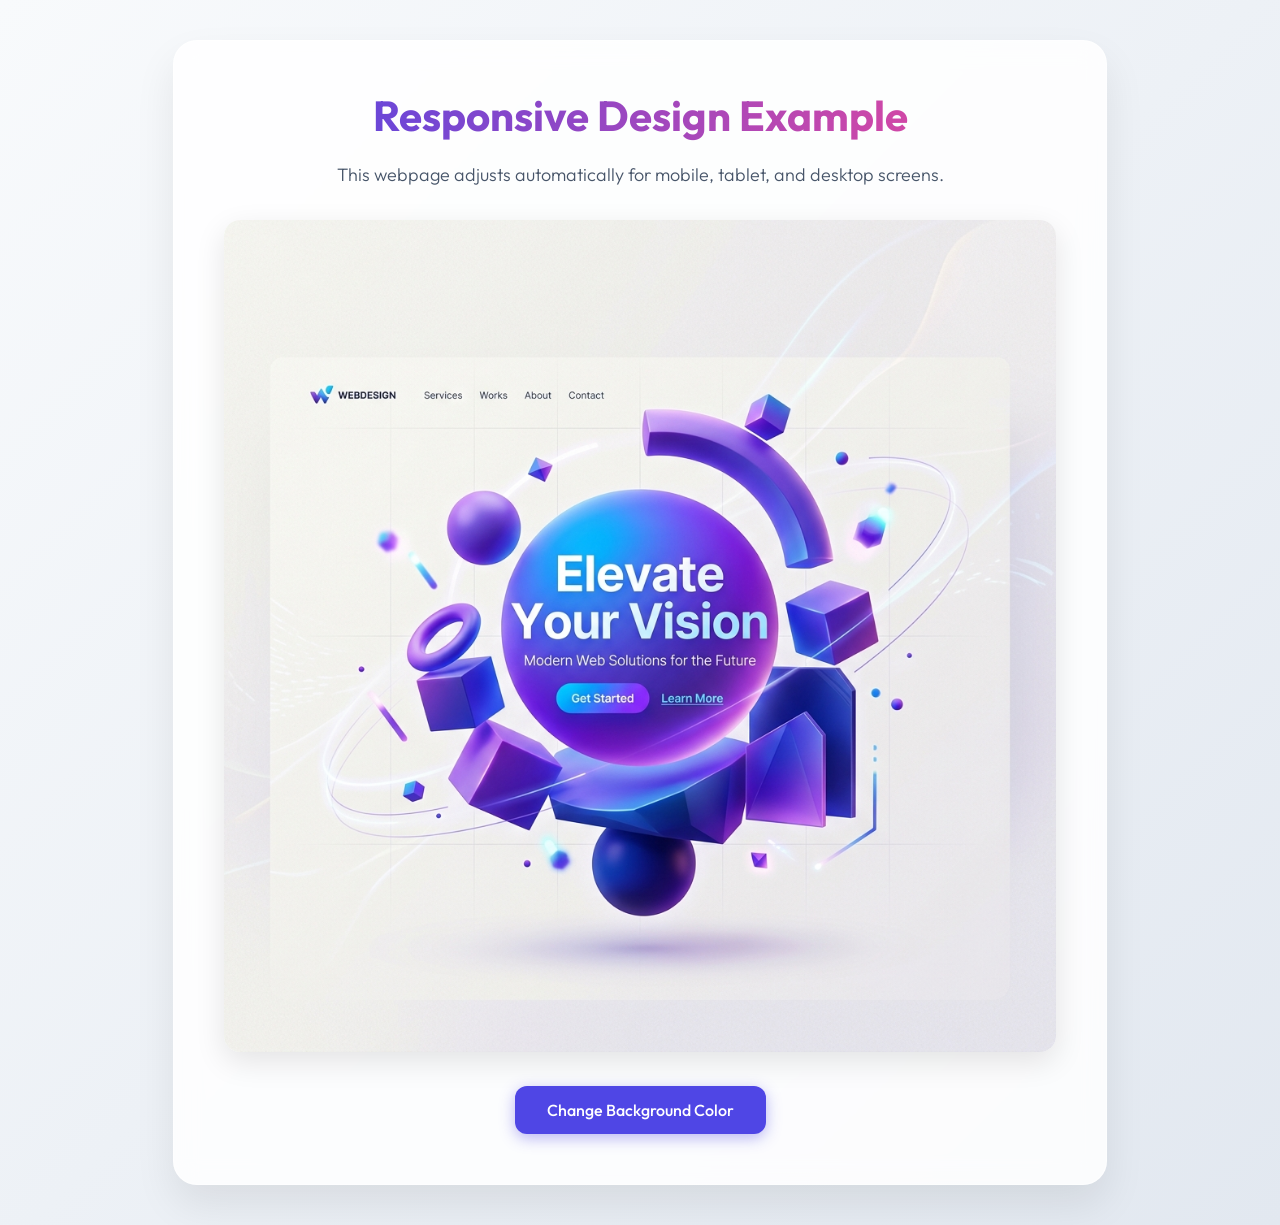
<file: index.html>
<!DOCTYPE html>
<html lang="en">

<head>
    <meta charset="UTF-8">
    <meta name="viewport" content="width=device-width, initial-scale=1.0">
    <title>Responsive Website</title>

    <!-- Link external CSS -->
    <link rel="stylesheet" href="styles.css">
</head>

<body>

    <!-- Main container -->
    <div class="container">

        <h1>Responsive Design Example</h1>

        <p>
            This webpage adjusts automatically for mobile, tablet, and desktop screens.
        </p>

        <img src="hero_image.png" alt="Sample Image">

        <button id="colorButton">Change Background Color</button>

    </div>

    <script src="script.js"></script>
</body>

</html>
</file>
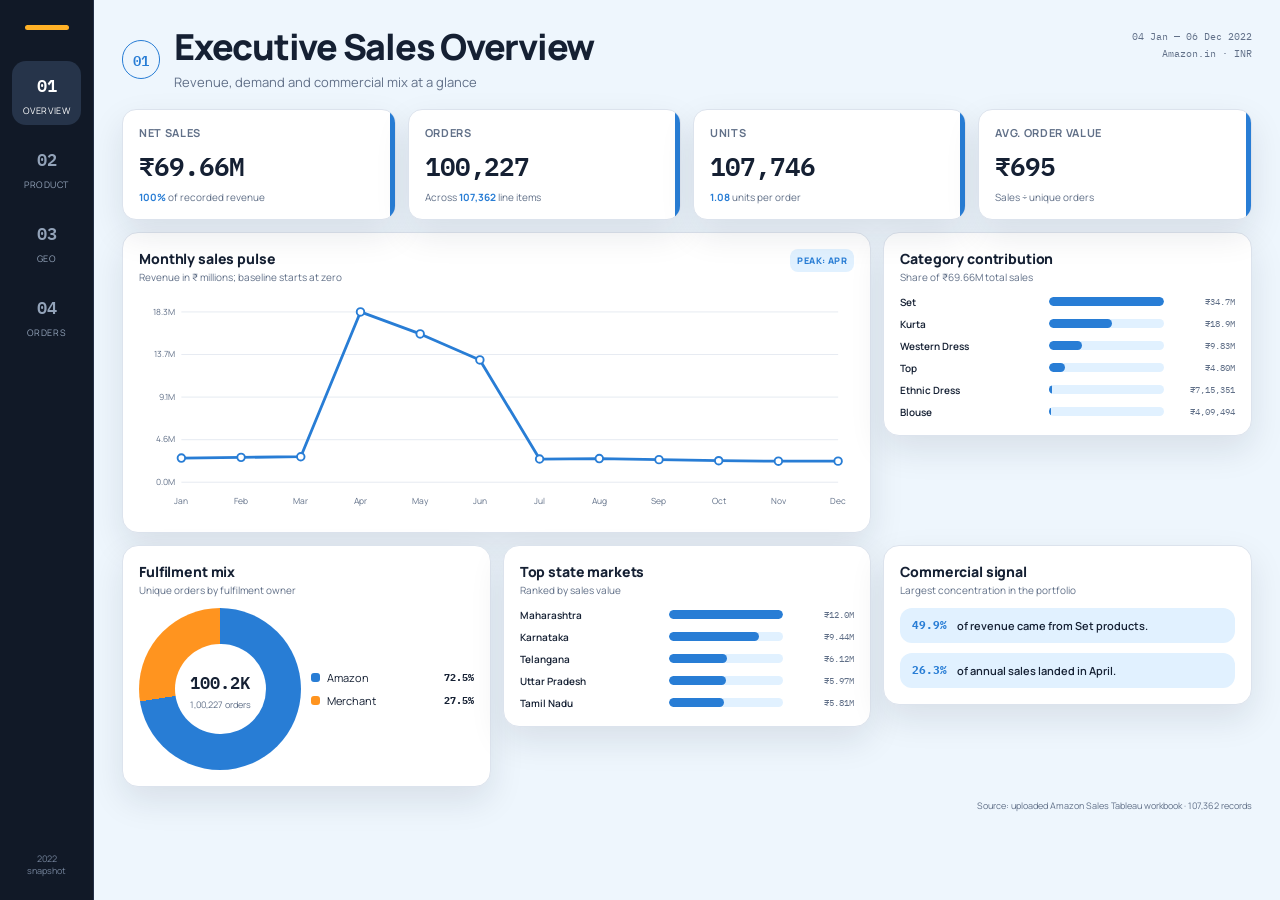
<file: Amazon Sales Dashboards.html>
<!doctype html>
<html lang="en">
<head>
  <meta charset="utf-8" />
  <meta name="viewport" content="width=device-width, initial-scale=1, viewport-fit=cover" />
  <meta name="color-scheme" content="light dark" />
  <link rel="icon" href="data:," />
  <link rel="preconnect" href="https://fonts.googleapis.com">
  <link rel="preconnect" href="https://fonts.gstatic.com" crossorigin>
  <link href="https://fonts.googleapis.com/css2?family=IBM+Plex+Mono:wght@500;600&family=Manrope:wght@400;500;600;700;800&display=swap" rel="stylesheet">
  <title>Amazon Sales Dashboards</title>
  <style>
    :root{
      color-scheme:light dark;
      --shell:#0c1119; --rail:#111927; --rail-line:#253046; --rail-text:#dce7f5;
      --paper:#f5f7fb; --ink:#152033; --muted:#617088; --card:#ffffff; --line:#dce3ed;
      --shadow:0 14px 34px rgba(20,32,51,.10);
    }
    @media (prefers-color-scheme:dark){
      :root{--shell:#080b10;--rail:#0e141e;--rail-line:#283345;--rail-text:#e8eef8;--paper:#111722;--ink:#f3f6fb;--muted:#aab6c8;--card:#182130;--line:#2b384b;--shadow:0 18px 44px rgba(0,0,0,.32)}
    }
    *{box-sizing:border-box}
    html,body{margin:0;min-height:100%;font-family:Manrope,system-ui,sans-serif;background:var(--shell);color:var(--ink)}
    button{font:inherit}
    .app{min-height:100vh;display:grid;grid-template-columns:94px minmax(0,1fr)}
    .rail{position:sticky;top:0;height:100vh;background:var(--rail);border-right:1px solid var(--rail-line);padding:22px 12px;display:flex;flex-direction:column;z-index:10}
    .rail-mark{width:44px;height:5px;background:#ffb126;border-radius:8px;margin:3px auto 31px}
    .rail-nav{display:grid;gap:10px}
    .nav-btn{border:0;background:transparent;color:#93a3b9;border-radius:14px;min-height:64px;padding:8px 4px;display:grid;place-items:center;gap:3px;cursor:pointer;transition:background .18s,color .18s}
    .nav-btn:hover{background:#1a2535;color:white}
    .nav-btn.active{background:#26344a;color:#fff}
    .nav-num{font-family:"IBM Plex Mono",monospace;font-size:17px;font-weight:600}
    .nav-label{font-size:9px;line-height:1.05;text-transform:uppercase;letter-spacing:.06em}
    .rail-note{margin-top:auto;color:#74839a;font-size:9px;text-align:center;line-height:1.4}
    .viewport{min-width:0}
    .dashboard{display:none;min-height:100vh;background:var(--page);padding:clamp(18px,2.2vw,34px);--accent:#2f80ed;--accent2:#ff9f1a;--accent-soft:#e9f4ff;--page:#eef5fc}
    .dashboard.active{display:block}
    .dashboard.executive{--accent:#287dd5;--accent2:#ff941f;--accent-soft:#e1f1ff;--page:#eef6fd}
    .dashboard.product{--accent:#00a878;--accent2:#f3ad12;--accent-soft:#dcf7eb;--page:#edf8f3}
    .dashboard.geo{--accent:#8737c6;--accent2:#e256b5;--accent-soft:#f0e4fb;--page:#f6effb}
    .dashboard.orders{--accent:#f27918;--accent2:#ffbd59;--accent-soft:#fff0df;--page:#fff6e9}
    @media(prefers-color-scheme:dark){
      .dashboard.executive{--accent:#62afff;--accent2:#ffad4a;--accent-soft:#17324c;--page:#0d1b2a}
      .dashboard.product{--accent:#39d6a3;--accent2:#ffc94d;--accent-soft:#15382d;--page:#0d201b}
      .dashboard.geo{--accent:#bd79f5;--accent2:#f279c7;--accent-soft:#382049;--page:#21122d}
      .dashboard.orders{--accent:#ff9a45;--accent2:#ffd071;--accent-soft:#452b16;--page:#26180d}
    }
    .dash-head{display:flex;align-items:flex-start;justify-content:space-between;gap:24px;margin-bottom:18px}
    .dash-title{display:flex;gap:14px;align-items:center}
    .title-num{font-family:"IBM Plex Mono",monospace;color:var(--accent);font-weight:600;font-size:14px;border:1px solid currentColor;border-radius:999px;padding:7px 10px}
    h1{font-size:clamp(25px,2.8vw,43px);line-height:1.05;letter-spacing:-.035em;margin:0;font-weight:800}
    .subtitle{margin:7px 0 0;color:var(--muted);font-size:13px}
    .stamp{text-align:right;color:var(--muted);font-family:"IBM Plex Mono",monospace;font-size:10px;line-height:1.7;white-space:nowrap}
    .kpis{display:grid;grid-template-columns:repeat(4,minmax(0,1fr));gap:12px;margin-bottom:12px}
    .kpi{background:var(--card);border:1px solid var(--line);box-shadow:var(--shadow);border-radius:14px;padding:15px 16px;min-width:0;position:relative;overflow:hidden}
    .kpi:after{content:"";position:absolute;right:0;top:0;width:5px;height:100%;background:var(--accent)}
    .kpi-label{color:var(--muted);font-size:11px;font-weight:700;text-transform:uppercase;letter-spacing:.06em}
    .kpi-value{font-family:"IBM Plex Mono",monospace;font-size:clamp(20px,2vw,30px);font-weight:600;margin-top:5px;letter-spacing:-.04em;white-space:nowrap}
    .kpi-foot{font-size:10px;color:var(--muted);margin-top:5px}
    .kpi-foot strong{color:var(--accent)}
    .grid{display:grid;grid-template-columns:repeat(12,minmax(0,1fr));gap:12px;align-items:start}
    .panel{background:var(--card);border:1px solid var(--line);box-shadow:var(--shadow);border-radius:16px;padding:16px;min-width:0;overflow:hidden}
    .span-8{grid-column:span 8}.span-7{grid-column:span 7}.span-6{grid-column:span 6}.span-5{grid-column:span 5}.span-4{grid-column:span 4}
    .panel-head{display:flex;align-items:flex-start;justify-content:space-between;gap:12px;margin-bottom:11px}
    .panel-title{font-size:14px;font-weight:800;letter-spacing:-.01em}
    .panel-note{color:var(--muted);font-size:10px;margin-top:2px}
    .metric-tag{color:var(--accent);background:var(--accent-soft);padding:5px 7px;border-radius:8px;font-size:9px;font-weight:800;text-transform:uppercase;letter-spacing:.05em;white-space:nowrap}
    svg{display:block;width:100%;height:auto;overflow:visible}
    .axis{stroke:var(--line);stroke-width:1}
    .gridline{stroke:var(--line);stroke-width:1;opacity:.72}
    .axis-label{fill:var(--muted);font:9px Manrope,sans-serif}
    .value-label{fill:var(--ink);font:700 9px "IBM Plex Mono",monospace}
    .bar{fill:var(--accent)}
    .bar-alt{fill:var(--accent2)}
    .line{fill:none;stroke:var(--accent);stroke-width:3;stroke-linejoin:round;stroke-linecap:round}
    .dot{fill:var(--card);stroke:var(--accent);stroke-width:2}
    .donut-wrap{display:grid;grid-template-columns:minmax(120px,1fr) minmax(130px,1fr);gap:10px;align-items:center}
    .donut{width:min(190px,100%);aspect-ratio:1;margin:auto;border-radius:50%;position:relative;background:conic-gradient(var(--accent) 0 var(--p1),var(--accent2) var(--p1) var(--p2),#b8c5d6 var(--p2) 100%)}
    .donut:after{content:"";position:absolute;inset:22%;border-radius:50%;background:var(--card)}
    .donut-center{position:absolute;inset:0;z-index:1;display:grid;place-content:center;text-align:center;font-family:"IBM Plex Mono",monospace;font-weight:600;font-size:17px}
    .donut-center small{display:block;font:9px Manrope,sans-serif;color:var(--muted);margin-top:2px}
    .legend{display:grid;gap:8px;font-size:11px}
    .legend-row{display:grid;grid-template-columns:9px 1fr auto;gap:7px;align-items:center}
    .swatch{width:9px;height:9px;border-radius:3px;background:var(--sw)}
    .legend-row strong{font-family:"IBM Plex Mono",monospace;font-size:10px}
    .rank-list{display:grid;gap:8px}
    .rank-row{display:grid;grid-template-columns:minmax(90px,140px) minmax(80px,1fr) 62px;gap:9px;align-items:center;font-size:10px}
    .rank-name{white-space:nowrap;overflow:hidden;text-overflow:ellipsis;color:var(--ink);font-weight:600}
    .track{height:9px;background:var(--accent-soft);border-radius:99px;overflow:hidden}
    .fill{display:block;height:100%;background:var(--accent);border-radius:99px}
    .rank-value{text-align:right;font-family:"IBM Plex Mono",monospace;color:var(--muted);font-size:9px}
    .table-wrap{width:100%;overflow:hidden}
    table{width:100%;border-collapse:collapse;font-size:10px}
    th{text-align:left;color:var(--muted);font-size:9px;text-transform:uppercase;letter-spacing:.06em;padding:0 8px 8px;border-bottom:1px solid var(--line)}
    td{padding:8px;border-bottom:1px solid var(--line)}
    tbody tr:last-child td{border-bottom:0}
    td:last-child,th:last-child{text-align:right;font-family:"IBM Plex Mono",monospace}
    .callout{display:flex;align-items:center;gap:10px;background:var(--accent-soft);padding:10px 12px;border-radius:12px;color:var(--ink);font-size:11px;font-weight:600}
    .callout b{font-family:"IBM Plex Mono",monospace;color:var(--accent)}
    .source{margin-top:12px;color:var(--muted);font-size:9px;text-align:right}
    .mobile-tabs{display:none}
    @media(max-width:1050px){.span-8,.span-7,.span-6,.span-5,.span-4{grid-column:span 6}.kpis{grid-template-columns:repeat(2,minmax(0,1fr))}}
    @media(max-width:720px){
      .app{display:block}.rail{display:none}.viewport{padding-bottom:68px}.dashboard{min-height:auto;padding:18px 12px 26px}.dash-head{display:block}.dash-title{align-items:flex-start}.stamp{text-align:left;margin:10px 0 0 48px}.kpis{grid-template-columns:repeat(2,minmax(0,1fr));gap:8px}.kpi{padding:13px 12px}.kpi-value{font-size:19px}.grid{display:block}.panel{margin-bottom:10px;padding:14px}.donut-wrap{grid-template-columns:1fr 1fr}.mobile-tabs{display:grid;grid-template-columns:repeat(4,1fr);position:fixed;bottom:0;left:0;right:0;z-index:20;background:var(--rail);border-top:1px solid var(--rail-line);padding:7px max(7px,env(safe-area-inset-right)) calc(7px + env(safe-area-inset-bottom)) max(7px,env(safe-area-inset-left))}.mobile-tab{border:0;background:transparent;color:#8797ad;padding:7px 2px;border-radius:9px;font-size:9px;font-weight:700}.mobile-tab.active{background:#26344a;color:#fff}.mobile-tab b{display:block;font:600 14px "IBM Plex Mono",monospace;margin-bottom:2px}.rank-row{grid-template-columns:minmax(88px,125px) 1fr 56px}.table-wrap{overflow:visible}table,tbody{display:block}thead{display:none}tr{display:grid;grid-template-columns:1fr auto;gap:3px;padding:9px 0;border-bottom:1px solid var(--line)}td{display:block;padding:0;border:0}td:nth-child(2){color:var(--muted);font-size:9px;grid-row:2}td:last-child{grid-column:2;grid-row:1/3;align-self:center}.source{text-align:left}}
    @media(max-width:390px){.kpis{grid-template-columns:1fr}.donut-wrap{grid-template-columns:1fr}.stamp{margin-left:0}.title-num{display:none}}
    @media(prefers-reduced-motion:reduce){*{scroll-behavior:auto!important;transition:none!important}}
  </style>
</head>
<body>
<div class="app">
  <aside class="rail" aria-label="Dashboard navigation">
    <div class="rail-mark" aria-hidden="true"></div>
    <nav class="rail-nav">
      <button class="nav-btn active" data-target="executive"><span class="nav-num">01</span><span class="nav-label">Overview</span></button>
      <button class="nav-btn" data-target="product"><span class="nav-num">02</span><span class="nav-label">Product</span></button>
      <button class="nav-btn" data-target="geo"><span class="nav-num">03</span><span class="nav-label">Geo</span></button>
      <button class="nav-btn" data-target="orders"><span class="nav-num">04</span><span class="nav-label">Orders</span></button>
    </nav>
    <div class="rail-note">2022<br>snapshot</div>
  </aside>

  <main class="viewport">
    <section class="dashboard executive active" id="executive" aria-labelledby="executive-title">
      <header class="dash-head"><div class="dash-title"><span class="title-num">01</span><div><h1 id="executive-title">Executive Sales Overview</h1><p class="subtitle">Revenue, demand and commercial mix at a glance</p></div></div><div class="stamp">04 Jan — 06 Dec 2022<br>Amazon.in · INR</div></header>
      <div class="kpis">
        <article class="kpi"><div class="kpi-label">Net sales</div><div class="kpi-value">₹69.66M</div><div class="kpi-foot"><strong>100%</strong> of recorded revenue</div></article>
        <article class="kpi"><div class="kpi-label">Orders</div><div class="kpi-value">100,227</div><div class="kpi-foot">Across <strong>107,362</strong> line items</div></article>
        <article class="kpi"><div class="kpi-label">Units</div><div class="kpi-value">107,746</div><div class="kpi-foot"><strong>1.08</strong> units per order</div></article>
        <article class="kpi"><div class="kpi-label">Avg. order value</div><div class="kpi-value">₹695</div><div class="kpi-foot">Sales ÷ unique orders</div></article>
      </div>
      <div class="grid">
        <article class="panel span-8"><div class="panel-head"><div><div class="panel-title">Monthly sales pulse</div><div class="panel-note">Revenue in ₹ millions; baseline starts at zero</div></div><span class="metric-tag">Peak: Apr</span></div><div id="sales-trend"></div></article>
        <article class="panel span-4"><div class="panel-head"><div><div class="panel-title">Category contribution</div><div class="panel-note">Share of ₹69.66M total sales</div></div></div><div id="exec-category" class="rank-list"></div></article>
        <article class="panel span-4"><div class="panel-head"><div><div class="panel-title">Fulfilment mix</div><div class="panel-note">Unique orders by fulfilment owner</div></div></div><div id="exec-fulfilment"></div></article>
        <article class="panel span-4"><div class="panel-head"><div><div class="panel-title">Top state markets</div><div class="panel-note">Ranked by sales value</div></div></div><div id="exec-states" class="rank-list"></div></article>
        <article class="panel span-4"><div class="panel-head"><div><div class="panel-title">Commercial signal</div><div class="panel-note">Largest concentration in the portfolio</div></div></div><div class="callout"><b>49.9%</b><span>of revenue came from Set products.</span></div><div class="callout" style="margin-top:10px"><b>26.3%</b><span>of annual sales landed in April.</span></div></article>
      </div>
      <div class="source">Source: uploaded Amazon Sales Tableau workbook · 107,362 records</div>
    </section>

    <section class="dashboard product" id="product" aria-labelledby="product-title">
      <header class="dash-head"><div class="dash-title"><span class="title-num">02</span><div><h1 id="product-title">Product &amp; Category Analytics</h1><p class="subtitle">Portfolio breadth, category economics and SKU leaders</p></div></div><div class="stamp">04 Jan — 06 Dec 2022<br>Product catalog view</div></header>
      <div class="kpis">
        <article class="kpi"><div class="kpi-label">Unique ASINs</div><div class="kpi-value">7,079</div><div class="kpi-foot">Distinct catalog identifiers</div></article>
        <article class="kpi"><div class="kpi-label">Unique SKUs</div><div class="kpi-value">7,083</div><div class="kpi-foot">Across <strong>9</strong> categories</div></article>
        <article class="kpi"><div class="kpi-label">Top category</div><div class="kpi-value">Set</div><div class="kpi-foot"><strong>₹34.73M</strong> in sales</div></article>
        <article class="kpi"><div class="kpi-label">Top style</div><div class="kpi-value">JNE3797</div><div class="kpi-foot"><strong>₹2.48M</strong> in sales</div></article>
      </div>
      <div class="grid">
        <article class="panel span-7"><div class="panel-head"><div><div class="panel-title">Sales by category</div><div class="panel-note">₹ millions across the full portfolio</div></div><span class="metric-tag">9 categories</span></div><div id="category-chart"></div></article>
        <article class="panel span-5"><div class="panel-head"><div><div class="panel-title">Top styles</div><div class="panel-note">Revenue leaders, ₹</div></div></div><div id="style-list" class="rank-list"></div></article>
        <article class="panel span-5"><div class="panel-head"><div><div class="panel-title">Demand by size</div><div class="panel-note">Unique orders; all categories</div></div></div><div id="size-chart"></div></article>
        <article class="panel span-7"><div class="panel-head"><div><div class="panel-title">Top selling SKUs</div><div class="panel-note">Ranked by recorded sales</div></div><span class="metric-tag">Top 6</span></div><div class="table-wrap"><table><thead><tr><th>SKU</th><th>Rank</th><th>Sales</th></tr></thead><tbody id="sku-table"></tbody></table></div></article>
      </div>
      <div class="source">Source: uploaded Amazon Sales Tableau workbook · Product names were not present in the source</div>
    </section>

    <section class="dashboard geo" id="geo" aria-labelledby="geo-title">
      <header class="dash-head"><div class="dash-title"><span class="title-num">03</span><div><h1 id="geo-title">Geographic Sales Intelligence</h1><p class="subtitle">Market concentration across Indian states, cities and regions</p></div></div><div class="stamp">04 Jan — 06 Dec 2022<br>Ship-to geography</div></header>
      <div class="kpis">
        <article class="kpi"><div class="kpi-label">States covered</div><div class="kpi-value">36</div><div class="kpi-foot">With recorded destination</div></article>
        <article class="kpi"><div class="kpi-label">Cities covered</div><div class="kpi-value">6,713</div><div class="kpi-foot">Distinct city labels</div></article>
        <article class="kpi"><div class="kpi-label">Top state</div><div class="kpi-value">Maharashtra</div><div class="kpi-foot"><strong>₹11.95M</strong> in sales</div></article>
        <article class="kpi"><div class="kpi-label">Top city</div><div class="kpi-value">Bengaluru</div><div class="kpi-foot"><strong>₹6.59M</strong> in sales</div></article>
      </div>
      <div class="grid">
        <article class="panel span-7"><div class="panel-head"><div><div class="panel-title">Top states by sales</div><div class="panel-note">₹ millions; ranked descending</div></div><span class="metric-tag">Top 10</span></div><div id="state-chart"></div></article>
        <article class="panel span-5"><div class="panel-head"><div><div class="panel-title">Regional sales mix</div><div class="panel-note">State totals grouped into six regions</div></div></div><div id="region-donut"></div></article>
        <article class="panel span-6"><div class="panel-head"><div><div class="panel-title">Top city markets</div><div class="panel-note">Revenue at ship-city level</div></div></div><div id="city-list" class="rank-list"></div></article>
        <article class="panel span-6"><div class="panel-head"><div><div class="panel-title">Market concentration</div><div class="panel-note">Share of total sales captured by leaders</div></div></div><div class="callout"><b>17.2%</b><span>Maharashtra's share of national sales.</span></div><div class="callout" style="margin-top:10px"><b>30.7%</b><span>Combined share of Maharashtra and Karnataka.</span></div><div class="callout" style="margin-top:10px"><b>39.9%</b><span>Revenue from the South region.</span></div></article>
      </div>
      <div class="source">Source: uploaded Amazon Sales Tableau workbook · Region labels derived from ship-state groupings</div>
    </section>

    <section class="dashboard orders" id="orders" aria-labelledby="orders-title">
      <header class="dash-head"><div class="dash-title"><span class="title-num">04</span><div><h1 id="orders-title">Order &amp; Fulfilment Analytics</h1><p class="subtitle">Order flow, fulfilment ownership and service-level mix</p></div></div><div class="stamp">04 Jan — 06 Dec 2022<br>Unique-order view</div></header>
      <div class="kpis">
        <article class="kpi"><div class="kpi-label">Total orders</div><div class="kpi-value">100,227</div><div class="kpi-foot">All records in scope</div></article>
        <article class="kpi"><div class="kpi-label">Delivered</div><div class="kpi-value">26,566</div><div class="kpi-foot"><strong>26.5%</strong> of order IDs</div></article>
        <article class="kpi"><div class="kpi-label">In transit</div><div class="kpi-value">73,661</div><div class="kpi-foot"><strong>73.5%</strong> of order IDs</div></article>
        <article class="kpi"><div class="kpi-label">Expedited</div><div class="kpi-value">71,803</div><div class="kpi-foot"><strong>71.6%</strong> of order IDs</div></article>
      </div>
      <div class="grid">
        <article class="panel span-4"><div class="panel-head"><div><div class="panel-title">Order status</div><div class="panel-note">Status labels grouped by outcome</div></div></div><div id="status-donut"></div></article>
        <article class="panel span-4"><div class="panel-head"><div><div class="panel-title">Fulfilment owner</div><div class="panel-note">Amazon vs Merchant</div></div></div><div id="order-fulfilment"></div></article>
        <article class="panel span-4"><div class="panel-head"><div><div class="panel-title">Service level</div><div class="panel-note">Unique orders by shipping speed</div></div></div><div id="service-chart"></div></article>
        <article class="panel span-8"><div class="panel-head"><div><div class="panel-title">Monthly order volume</div><div class="panel-note">Unique orders; baseline starts at zero</div></div><span class="metric-tag">Peak: Apr</span></div><div id="orders-trend"></div></article>
        <article class="panel span-4"><div class="panel-head"><div><div class="panel-title">Status detail</div><div class="panel-note">Original labels from the source</div></div></div><div id="status-list" class="rank-list"></div></article>
      </div>
      <div class="source">Source: uploaded Amazon Sales Tableau workbook · No cancelled or returned status rows were present</div>
    </section>
  </main>

  <nav class="mobile-tabs" aria-label="Dashboard navigation">
    <button class="mobile-tab active" data-target="executive"><b>01</b>Overview</button>
    <button class="mobile-tab" data-target="product"><b>02</b>Product</button>
    <button class="mobile-tab" data-target="geo"><b>03</b>Geo</button>
    <button class="mobile-tab" data-target="orders"><b>04</b>Orders</button>
  </nav>
</div>
<script>
(function(){
  const months=[
    {label:'Jan',sales:2.596656,orders:3756},{label:'Feb',sales:2.670656,orders:3914},{label:'Mar',sales:2.742600,orders:4071},{label:'Apr',sales:18.291239,orders:27286},{label:'May',sales:15.927524,orders:22160},{label:'Jun',sales:13.135428,orders:18548},{label:'Jul',sales:2.491750,orders:3530},{label:'Aug',sales:2.543179,orders:3667},{label:'Sep',sales:2.424065,orders:3495},{label:'Oct',sales:2.313401,orders:3342},{label:'Nov',sales:2.259902,orders:3226},{label:'Dec',sales:2.264258,orders:3232}
  ];
  const categories=[['Set',34733734],['Kurta',18930111],['Western Dress',9828746],['Top',4795739],['Ethnic Dress',715351],['Blouse',409494],['Bottom',132872],['Saree',113696],['Dupatta',915]];
  const states=[['Maharashtra',11954553],['Karnataka',9436223],['Telangana',6123778],['Uttar Pradesh',5968450],['Tamil Nadu',5812085],['Delhi',3950397],['Kerala',3301081],['West Bengal',3096107],['Andhra Pradesh',2796932],['Haryana',2588923]];
  const cities=[['Bengaluru',6585477],['Hyderabad',4948195],['Mumbai',3890175],['New Delhi',3540672],['Chennai',3227043],['Pune',2519030],['Kolkata',1496574],['Gurugram',1166008]];
  const styles=[['JNE3797',2476986],['J0230',1765835],['SET268',1190008],['J0341',1130414],['J0003',836982],['JNE3405',761110]];
  const skus=[['J0230-SKD-M',479750],['JNE3797-KR-L',439562],['J0230-SKD-S',436032],['JNE3797-KR-M',376370],['JNE3797-KR-S',340662],['JNE3797-KR-XL',277177]];
  const sizes=[['M',17914],['L',17529],['XL',16644],['XXL',14481],['S',13443],['3XL',11701],['XS',8516]];
  const regions=[['South',27770559,'var(--accent)'],['North',17060828,'var(--accent2)'],['West',14964280,'#6750a4'],['East',6415075,'#e256b5'],['Central',1919644,'#2f93a7'],['Northeast',1478498,'#9aacc2'],['Other',51774,'#c8d1de']];
  const fmtMoney=v=>'₹'+(v>=1000000?(v/1000000).toFixed(v>=10000000?1:2)+'M':Math.round(v).toLocaleString('en-IN'));
  const fmtNum=v=>v.toLocaleString('en-IN');
  function switchDash(id){
    document.querySelectorAll('.dashboard').forEach(x=>x.classList.toggle('active',x.id===id));
    document.querySelectorAll('[data-target]').forEach(x=>x.classList.toggle('active',x.dataset.target===id));
    window.scrollTo({top:0,behavior:matchMedia('(prefers-reduced-motion: reduce)').matches?'auto':'smooth'});
  }
  document.querySelectorAll('[data-target]').forEach(b=>b.addEventListener('click',()=>switchDash(b.dataset.target)));
  function rankList(el,data,formatter){
    const max=Math.max.apply(null,data.map(d=>d[1]));
    document.getElementById(el).innerHTML=data.map(d=>`<div class="rank-row"><span class="rank-name" title="${d[0]}">${d[0]}</span><span class="track"><span class="fill" style="width:${(d[1]/max*100).toFixed(1)}%"></span></span><span class="rank-value">${formatter(d[1])}</span></div>`).join('');
  }
  function bars(el,data,formatter,opts){
    opts=opts||{}; const W=640,H=opts.height||230, ml=opts.left||44,mr=18,mt=16,mb=opts.bottom||38; const pw=W-ml-mr,ph=H-mt-mb; const max=Math.max.apply(null,data.map(d=>d[1])); const step=pw/data.length, bw=Math.min(step*.62,42); let svg=`<svg viewBox="0 0 ${W} ${H}" role="img" aria-label="${opts.label||'Bar chart'}">`;
    for(let i=0;i<=4;i++){let y=mt+ph-(ph*i/4);svg+=`<line class="gridline" x1="${ml}" y1="${y}" x2="${W-mr}" y2="${y}"/><text class="axis-label" x="${ml-7}" y="${y+3}" text-anchor="end">${formatter(max*i/4)}</text>`}
    data.forEach((d,i)=>{const h=d[1]/max*ph,x=ml+i*step+(step-bw)/2,y=mt+ph-h;svg+=`<rect class="bar" x="${x}" y="${y}" width="${bw}" height="${h}" rx="4"><title>${d[0]}: ${formatter(d[1])}</title></rect><text class="axis-label" x="${x+bw/2}" y="${H-13}" text-anchor="middle">${d[0]}</text>`});
    svg+=`</svg>`;document.getElementById(el).innerHTML=svg;
  }
  function hBars(el,data,formatter,opts){
    opts=opts||{}; const W=640,H=opts.height||300,ml=opts.left||118,mr=58,mt=12,mb=12;const pw=W-ml-mr,ph=H-mt-mb,max=Math.max.apply(null,data.map(d=>d[1])),step=ph/data.length,bh=Math.min(step*.58,18);let svg=`<svg viewBox="0 0 ${W} ${H}" role="img" aria-label="${opts.label||'Horizontal bar chart'}">`;
    data.forEach((d,i)=>{const y=mt+i*step+(step-bh)/2,w=d[1]/max*pw;svg+=`<text class="axis-label" x="${ml-8}" y="${y+bh*.72}" text-anchor="end">${d[0]}</text><rect class="bar" x="${ml}" y="${y}" width="${w}" height="${bh}" rx="4"><title>${d[0]}: ${formatter(d[1])}</title></rect><text class="value-label" x="${Math.min(ml+w+7,W-mr+3)}" y="${y+bh*.72}">${formatter(d[1])}</text>`});svg+='</svg>';document.getElementById(el).innerHTML=svg;
  }
  function lineChart(el,data,key,formatter,label){
    const W=760,H=235,ml=45,mr=17,mt=18,mb=36,pw=W-ml-mr,ph=H-mt-mb,max=Math.max.apply(null,data.map(d=>d[key]));let svg=`<svg viewBox="0 0 ${W} ${H}" role="img" aria-label="${label}">`;
    for(let i=0;i<=4;i++){let y=mt+ph-(ph*i/4);svg+=`<line class="gridline" x1="${ml}" y1="${y}" x2="${W-mr}" y2="${y}"/><text class="axis-label" x="${ml-7}" y="${y+3}" text-anchor="end">${formatter(max*i/4)}</text>`}
    const pts=data.map((d,i)=>[ml+i*pw/(data.length-1),mt+ph-d[key]/max*ph]);svg+=`<polyline class="line" points="${pts.map(p=>p.join(',')).join(' ')}"/>`;
    pts.forEach((p,i)=>{svg+=`<circle class="dot" cx="${p[0]}" cy="${p[1]}" r="4"><title>${data[i].label}: ${formatter(data[i][key])}</title></circle><text class="axis-label" x="${p[0]}" y="${H-13}" text-anchor="middle">${data[i].label}</text>`});svg+='</svg>';document.getElementById(el).innerHTML=svg;
  }
  function donut(el,parts,totalLabel){
    const total=parts.reduce((s,p)=>s+p[1],0);let cum=0;const stops=[];parts.forEach(p=>{const start=cum/total*100;cum+=p[1];const end=cum/total*100;stops.push(`${p[2]} ${start.toFixed(2)}% ${end.toFixed(2)}%`)});
    document.getElementById(el).innerHTML=`<div class="donut-wrap"><div class="donut" style="background:conic-gradient(${stops.join(',')})"><div class="donut-center">${totalLabel}<small>${fmtNum(total)} orders</small></div></div><div class="legend">${parts.map(p=>`<div class="legend-row"><span class="swatch" style="--sw:${p[2]}"></span><span>${p[0]}</span><strong>${(p[1]/total*100).toFixed(1)}%</strong></div>`).join('')}</div></div>`;
  }
  lineChart('sales-trend',months,'sales',v=>v.toFixed(1)+'M','Monthly sales in millions of rupees');
  rankList('exec-category',categories.slice(0,6),fmtMoney);
  rankList('exec-states',states.slice(0,5),fmtMoney);
  donut('exec-fulfilment',[['Amazon',72711,'var(--accent)'],['Merchant',27516,'var(--accent2)']],'100.2K');
  bars('category-chart',categories.slice(0,7).map(d=>[d[0].replace('Western Dress','Western').replace('Ethnic Dress','Ethnic'),d[1]/1000000]),v=>v.toFixed(1)+'M',{height:255,bottom:42,label:'Sales by category in millions of rupees'});
  rankList('style-list',styles,fmtMoney);
  bars('size-chart',sizes,v=>Math.round(v/1000)+'K',{height:240,bottom:36,label:'Orders by size'});
  document.getElementById('sku-table').innerHTML=skus.map((d,i)=>`<tr><td>${d[0]}</td><td>#${i+1}</td><td>${fmtMoney(d[1])}</td></tr>`).join('');
  hBars('state-chart',states,v=>(v/1000000).toFixed(1)+'M',{height:315,left:125,label:'Top states by sales'});
  (function(){const total=regions.reduce((s,r)=>s+r[1],0);let cum=0;const stops=[];regions.forEach(r=>{let a=cum/total*100;cum+=r[1];let b=cum/total*100;stops.push(`${r[2]} ${a}% ${b}%`)});document.getElementById('region-donut').innerHTML=`<div class="donut-wrap"><div class="donut" style="background:conic-gradient(${stops.join(',')})"><div class="donut-center">₹69.7M<small>Total sales</small></div></div><div class="legend">${regions.map(r=>`<div class="legend-row"><span class="swatch" style="--sw:${r[2]}"></span><span>${r[0]}</span><strong>${(r[1]/total*100).toFixed(1)}%</strong></div>`).join('')}</div></div>`})();
  rankList('city-list',cities,fmtMoney);
  donut('status-donut',[['In transit',73661,'var(--accent)'],['Delivered',26566,'var(--accent2)']],'100.2K');
  donut('order-fulfilment',[['Amazon',72711,'var(--accent)'],['Merchant',27516,'var(--accent2)']],'100.2K');
  bars('service-chart',[['Expedited',71803],['Standard',28424]],v=>Math.round(v/1000)+'K',{height:235,bottom:34,label:'Orders by shipping service level'});
  lineChart('orders-trend',months,'orders',v=>Math.round(v/1000)+'K','Monthly unique order count');
  rankList('status-list',[['Shipped',72711],['Delivered to buyer',26566],['Picked up',918],['Out for delivery',32]],fmtNum);
})();
</script>
</body>
</html>
</file>
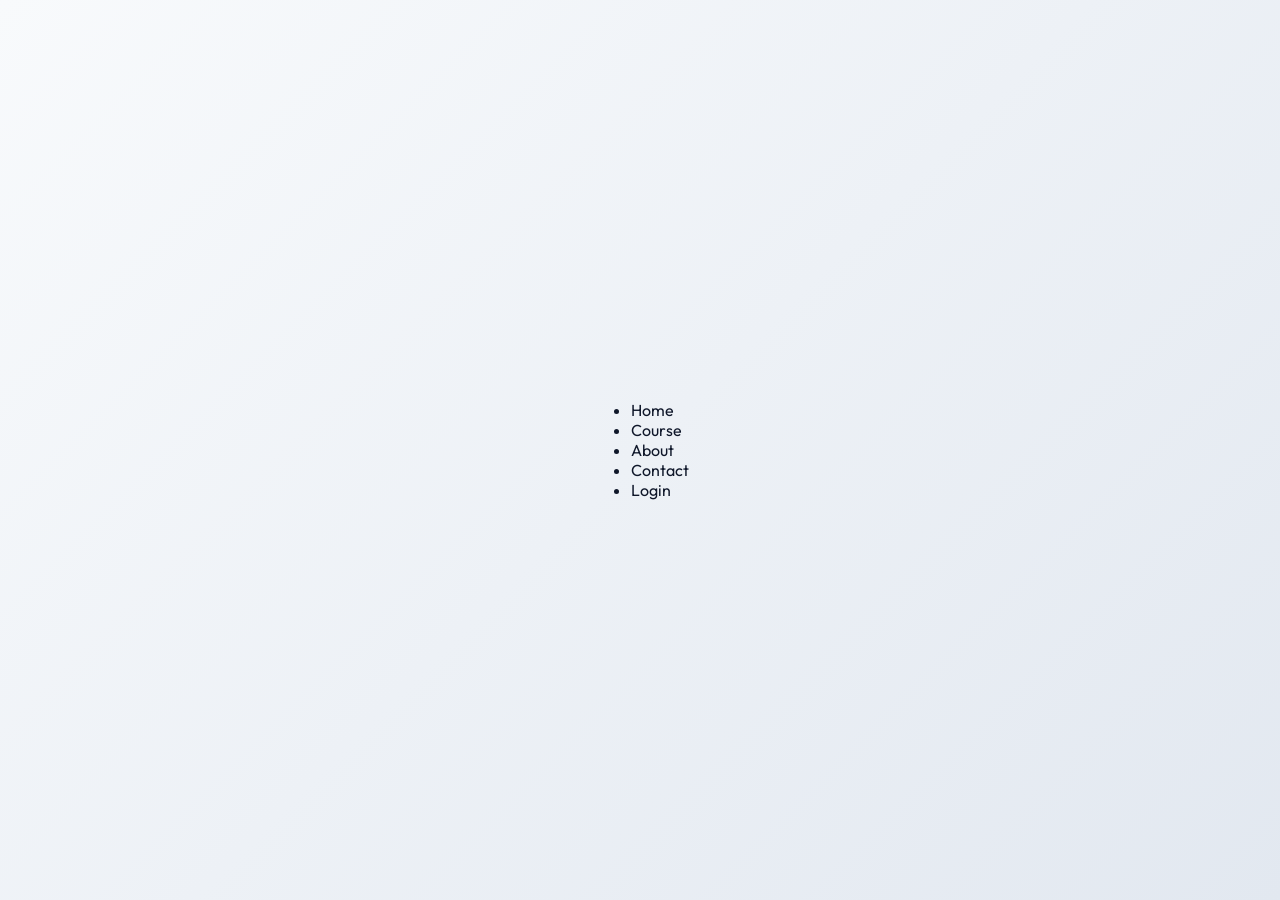
<file: nav.html>
<!DOCTYPE html>
<html lang="en">
<head>
    <meta charset="UTF-8">
    <meta name="viewport" content="width=device-width, initial-scale=1.0">
    <title>Navigation Bar</title>
    <link rel="stylesheet" href="styles.css">
</head>
<body>

    <nav class="navbar">
        <ul class="nav-list">
            <li class="nav-item">Home</li>
            <li class="nav-item">Course</li>
            <li class="nav-item">About</li>
            <li class="nav-item">Contact</li>
            <li class="nav-item login-btn">Login</li>
        </ul>
    </nav>

</body>
</html>
</file>
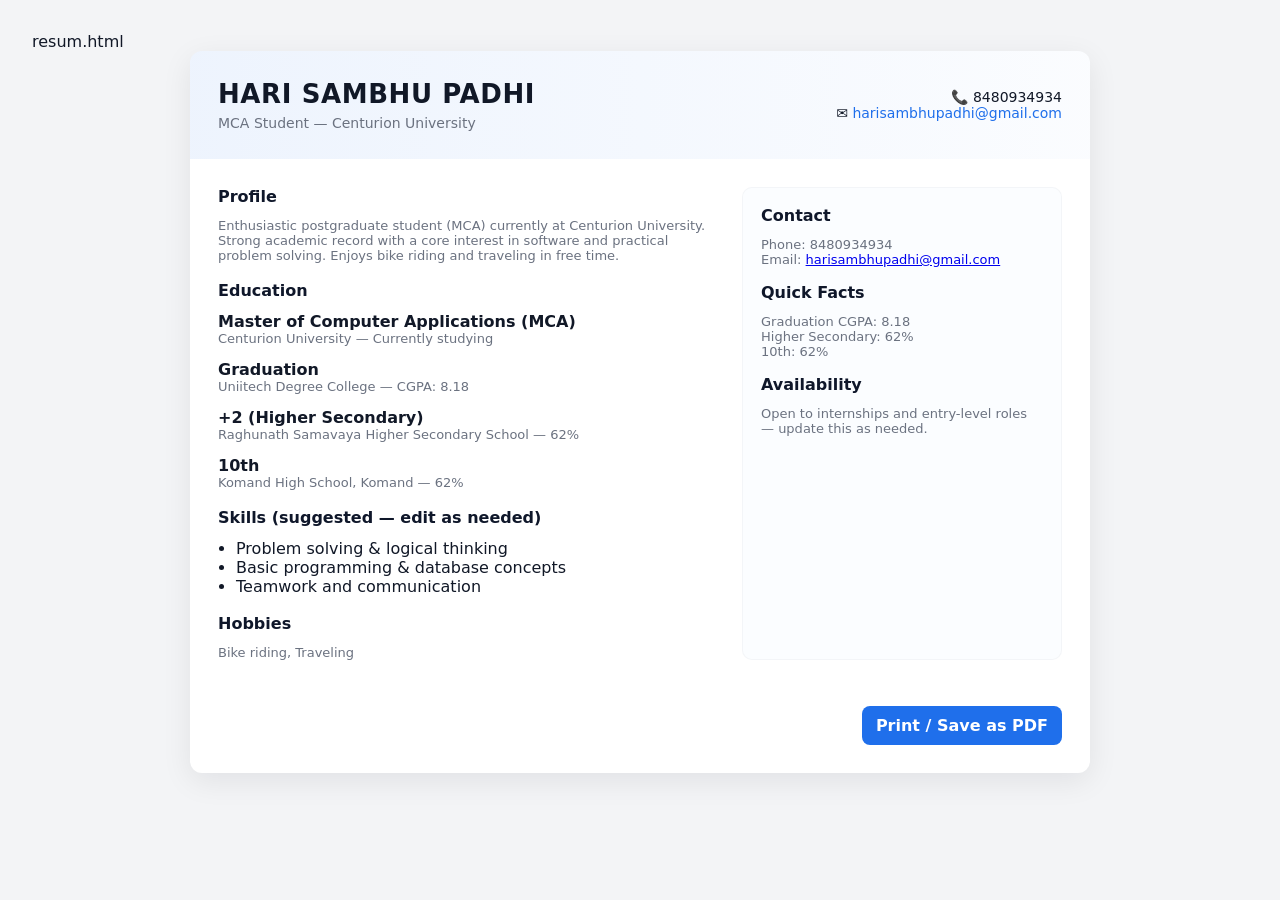
<file: resum.html>
resum.html
<!doctype html>
<html lang="en">
<head>
  <meta charset="utf-8" />
  <meta name="viewport" content="width=device-width,initial-scale=1" />
  <title>Resume — HARI SAMBHU PADHI</title>
  <style>
    :root{--accent:#1f6feb;--muted:#6b7280;--card:#ffffff}
    *{box-sizing:border-box}
    body{font-family:Inter,ui-sans-serif,system-ui,Segoe UI,Roboto,"Helvetica Neue",Arial; background:#f3f4f6;margin:0;padding:32px;color:#111827}
    .resume{max-width:900px;margin:0 auto;background:var(--card);border-radius:12px;box-shadow:0 8px 30px rgba(2,6,23,0.08);overflow:hidden}
    .header{display:flex;align-items:center;gap:24px;padding:28px;background:linear-gradient(90deg, rgba(31,111,235,0.08), rgba(31,111,235,0.02))}
    .name{font-size:26px;font-weight:700;letter-spacing:0.6px}
    .role{color:var(--muted);font-size:14px;margin-top:6px}
    .contact{margin-left:auto;text-align:right;font-size:14px}
    .contact a{color:var(--accent);text-decoration:none}
    .content{display:grid;grid-template-columns:1fr 320px;gap:24px;padding:28px}
    .section{background:transparent}
    h3{margin:0 0 12px 0;font-size:16px;color:#0f172a}
    p{margin:0;color:#374151}
    .summary{margin-bottom:18px}
    .edu-item{margin-bottom:14px}
    .muted{color:var(--muted);font-size:13px}
    .right-card{background:#fbfdff;padding:18px;border-radius:10px;border:1px solid rgba(15,23,42,0.03)}
    ul{padding-left:18px;margin:0}
    .print-btn{display:inline-block;margin:18px 28px 28px 28px;padding:10px 14px;border-radius:8px;background:var(--accent);color:#fff;text-decoration:none;font-weight:600}
    @media (max-width:820px){.content{grid-template-columns:1fr;}.contact{text-align:left;margin-top:8px}}
    /* Print friendly */
    @media print{body{background:white;padding:0} .print-btn, .header{page-break-after:avoid} .resume{box-shadow:none;border-radius:0;margin:0} }
  </style>
</head>
<body>
  <div class="resume" id="resume">
    <div class="header">
      <div>
        <div class="name">HARI SAMBHU PADHI</div>
        <div class="role">MCA Student — Centurion University</div>
      </div>

      <div class="contact">
        <div>📞 8480934934</div>
        <div>✉️ <a href="mailto:harisambhupadhi@gmail.com">harisambhupadhi@gmail.com</a></div>
      </div>
    </div>

    <div class="content">
      <div class="main-section section">
        <div class="summary">
          <h3>Profile</h3>
          <p class="muted">Enthusiastic postgraduate student (MCA) currently at Centurion University. Strong academic record with a core interest in software and practical problem solving. Enjoys bike riding and traveling in free time.</p>
        </div>

        <div class="education">
          <h3>Education</h3>

          <div class="edu-item">
            <strong>Master of Computer Applications (MCA)</strong>
            <div class="muted">Centurion University — Currently studying</div>
          </div>

          <div class="edu-item">
            <strong>Graduation</strong>
            <div class="muted">Uniitech Degree College — CGPA: 8.18</div>
          </div>

          <div class="edu-item">
            <strong>+2 (Higher Secondary)</strong>
            <div class="muted">Raghunath Samavaya Higher Secondary School — 62%</div>
          </div>

          <div class="edu-item">
            <strong>10th</strong>
            <div class="muted">Komand High School, Komand — 62%</div>
          </div>
        </div>

        <div style="margin-top:18px">
          <h3>Skills (suggested — edit as needed)</h3>
          <ul>
            <li>Problem solving & logical thinking</li>
            <li>Basic programming & database concepts</li>
            <li>Teamwork and communication</li>
          </ul>
        </div>

        <div style="margin-top:18px">
          <h3>Hobbies</h3>
          <p class="muted">Bike riding, Traveling</p>
        </div>
      </div>

      <aside class="right-card section">
        <h3>Contact</h3>
        <p class="muted">Phone: 8480934934</p>
        <p class="muted">Email: <a href="mailto:harisambhupadhi@gmail.com">harisambhupadhi@gmail.com</a></p>

        <div style="margin-top:16px">
          <h3>Quick Facts</h3>
          <p class="muted">Graduation CGPA: 8.18</p>
          <p class="muted">Higher Secondary: 62%</p>
          <p class="muted">10th: 62%</p>
        </div>

        <div style="margin-top:16px">
          <h3>Availability</h3>
          <p class="muted">Open to internships and entry-level roles — update this as needed.</p>
        </div>

      </aside>
    </div>

    <div style="display:flex;justify-content:flex-end">
      <a class="print-btn" href="#" onclick="window.print();return false">Print / Save as PDF</a>
    </div>
  </div>

  <script>
    // small script to ensure links open correctly when printed or exported
    (function(){document.querySelectorAll('a[href^="mailto:"]').forEach(a=>{a.setAttribute('title',a.href)})})();
  </script>
</body>
</html>
</file>
<file: styles.css>
/* 
   Modern, Responsive CSS with Rich Aesthetics
   Following mobile-first approach where applicable, but maintaining the desktop default as requested.
*/

@import url('https://fonts.googleapis.com/css2?family=Outfit:wght@300;500;700&display=swap');

:root {
    --primary: #4f46e5;
    --primary-hover: #4338ca;
    --bg-gradient: linear-gradient(135deg, #f8fafc, #e2e8f0);
    --text-main: #0f172a;
    --text-muted: #475569;
    --card-bg: rgba(255, 255, 255, 0.85);
}

body {
    margin: 0;
    font-family: 'Outfit', sans-serif;
    background: var(--bg-gradient);
    min-height: 100vh;
    display: flex;
    justify-content: center;
    align-items: center;
    color: var(--text-main);
}

/* Glassmorphism Container */
.container {
    width: 65%;
    max-width: 900px;
    margin: 40px auto;
    text-align: center;
    background: var(--card-bg);
    backdrop-filter: blur(12px);
    -webkit-backdrop-filter: blur(12px);
    border: 1px solid rgba(255, 255, 255, 0.5);
    border-radius: 24px;
    padding: 50px;
    box-shadow: 0 20px 40px rgba(0, 0, 0, 0.08);
    transition: transform 0.3s ease, box-shadow 0.3s ease;
}

.container:hover {
    transform: translateY(-5px);
    box-shadow: 0 25px 50px rgba(0, 0, 0, 0.12);
}

h1 {
    font-size: 42px;
    font-weight: 700;
    margin-top: 0;
    margin-bottom: 20px;
    background: linear-gradient(to right, #4f46e5, #ec4899);
    -webkit-background-clip: text;
    -webkit-text-fill-color: transparent;
    line-height: 1.2;
}

p {
    font-size: 18px;
    color: var(--text-muted);
    line-height: 1.6;
    margin-bottom: 30px;
    font-weight: 300;
}

/* Image Styling */
img {
    width: 100%;
    height: auto;
    border-radius: 16px;
    box-shadow: 0 10px 30px rgba(0,0,0,0.1);
    margin-bottom: 30px;
    transition: transform 0.4s ease;
}

img:hover {
    transform: scale(1.02);
}

/* Dynamic Button */
button {
    padding: 14px 32px;
    font-size: 16px;
    font-weight: 500;
    background: var(--primary);
    color: white;
    border: none;
    border-radius: 12px;
    cursor: pointer;
    box-shadow: 0 4px 15px rgba(79, 70, 229, 0.4);
    transition: all 0.3s cubic-bezier(0.4, 0, 0.2, 1);
    font-family: inherit;
}

button:hover {
    background: var(--primary-hover);
    transform: translateY(-2px);
    box-shadow: 0 8px 25px rgba(79, 70, 229, 0.5);
}

button:active {
    transform: translateY(1px);
    box-shadow: 0 2px 10px rgba(79, 70, 229, 0.3);
}

/* 📱 Tablet (max-width: 900px) */
@media (max-width: 900px) {
    .container {
        width: 80%;
        padding: 40px;
    }

    h1 {
        font-size: 34px;
    }
    
    p {
        font-size: 17px;
    }
}

/* 📱 Mobile (max-width: 600px) */
@media (max-width: 600px) {
    .container {
        width: 90%;
        padding: 30px 20px;
        border-radius: 20px;
        margin: 20px auto;
    }

    h1 {
        font-size: 28px;
    }

    p {
        font-size: 16px;
        margin-bottom: 25px;
    }

    button {
        width: 100%;
        padding: 16px;
    }
    
    img {
        border-radius: 12px;
        margin-bottom: 25px;
    }
}
</file>
